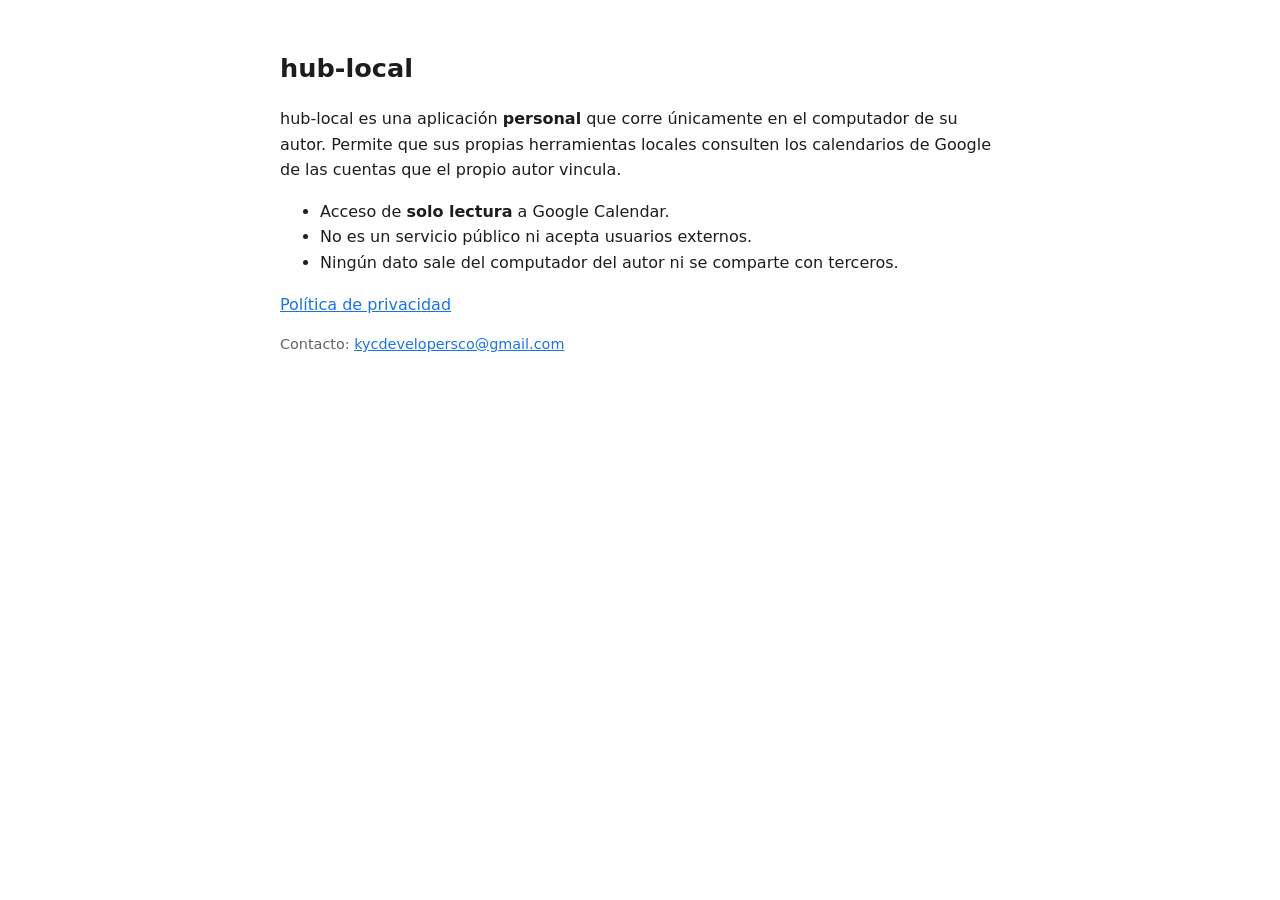
<file: index.html>
<!doctype html>
<html lang="es">
<head>
<meta charset="utf-8">
<meta name="viewport" content="width=device-width, initial-scale=1">
<title>hub-local</title>
<link rel="stylesheet" href="style.css">
</head>
<body>
<main>
  <h1>hub-local</h1>
  <p>hub-local es una aplicación <strong>personal</strong> que corre únicamente en el computador de su
  autor. Permite que sus propias herramientas locales consulten los calendarios de Google de las
  cuentas que el propio autor vincula.</p>
  <ul>
    <li>Acceso de <strong>solo lectura</strong> a Google Calendar.</li>
    <li>No es un servicio público ni acepta usuarios externos.</li>
    <li>Ningún dato sale del computador del autor ni se comparte con terceros.</li>
  </ul>
  <p><a href="privacy.html">Política de privacidad</a></p>
  <p class="mute">Contacto: <a href="mailto:kycdevelopersco@gmail.com">kycdevelopersco@gmail.com</a></p>
</main>
</body>
</html>
</file>
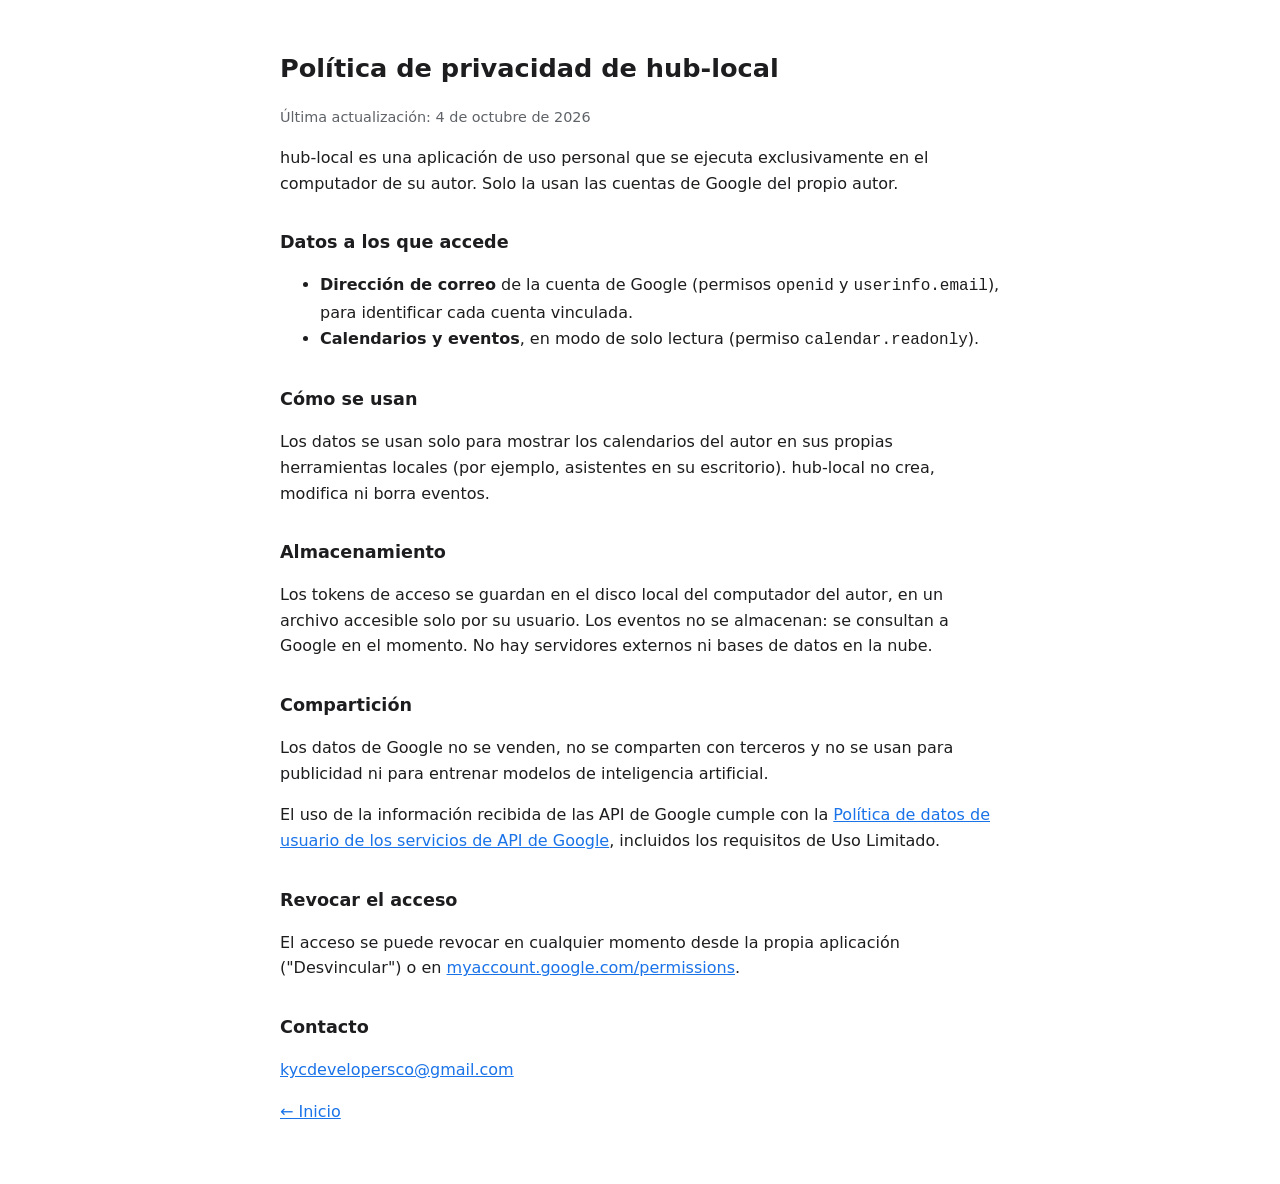
<file: privacy.html>
<!doctype html>
<html lang="es">
<head>
<meta charset="utf-8">
<meta name="viewport" content="width=device-width, initial-scale=1">
<title>Privacidad — hub-local</title>
<link rel="stylesheet" href="style.css">
</head>
<body>
<main>
  <h1>Política de privacidad de hub-local</h1>
  <p class="mute">Última actualización: 4 de octubre de 2026</p>

  <p>hub-local es una aplicación de uso personal que se ejecuta exclusivamente en el computador de
  su autor. Solo la usan las cuentas de Google del propio autor.</p>

  <h2>Datos a los que accede</h2>
  <ul>
    <li><strong>Dirección de correo</strong> de la cuenta de Google (permisos <code>openid</code> y
      <code>userinfo.email</code>), para identificar cada cuenta vinculada.</li>
    <li><strong>Calendarios y eventos</strong>, en modo de solo lectura (permiso
      <code>calendar.readonly</code>).</li>
  </ul>

  <h2>Cómo se usan</h2>
  <p>Los datos se usan solo para mostrar los calendarios del autor en sus propias herramientas
  locales (por ejemplo, asistentes en su escritorio). hub-local no crea, modifica ni borra
  eventos.</p>

  <h2>Almacenamiento</h2>
  <p>Los tokens de acceso se guardan en el disco local del computador del autor, en un archivo
  accesible solo por su usuario. Los eventos no se almacenan: se consultan a Google en el momento.
  No hay servidores externos ni bases de datos en la nube.</p>

  <h2>Compartición</h2>
  <p>Los datos de Google no se venden, no se comparten con terceros y no se usan para publicidad
  ni para entrenar modelos de inteligencia artificial.</p>
  <p>El uso de la información recibida de las API de Google cumple con la
  <a href="https://developers.google.com/terms/api-services-user-data-policy">Política de datos de
  usuario de los servicios de API de Google</a>, incluidos los requisitos de Uso Limitado.</p>

  <h2>Revocar el acceso</h2>
  <p>El acceso se puede revocar en cualquier momento desde la propia aplicación ("Desvincular") o en
  <a href="https://myaccount.google.com/permissions">myaccount.google.com/permissions</a>.</p>

  <h2>Contacto</h2>
  <p><a href="mailto:kycdevelopersco@gmail.com">kycdevelopersco@gmail.com</a></p>

  <p><a href="./">← Inicio</a></p>
</main>
</body>
</html>
</file>
<file: style.css>
:root { --bg:#fff; --fg:#1d1d1f; --mute:#5f6368; --acc:#1a73e8; }
@media (prefers-color-scheme: dark) { :root { --bg:#141416; --fg:#ececee; --mute:#9a9aa0; --acc:#8ab4f8; } }
body { margin:0; background:var(--bg); color:var(--fg); font:16px/1.6 system-ui, sans-serif; }
main { max-width:720px; margin:0 auto; padding:3rem 16px; }
h1 { font-size:1.6rem; margin-top:0; }
h2 { font-size:1.1rem; margin-top:2rem; }
a { color:var(--acc); }
.mute { color:var(--mute); font-size:.9rem; }
</file>
